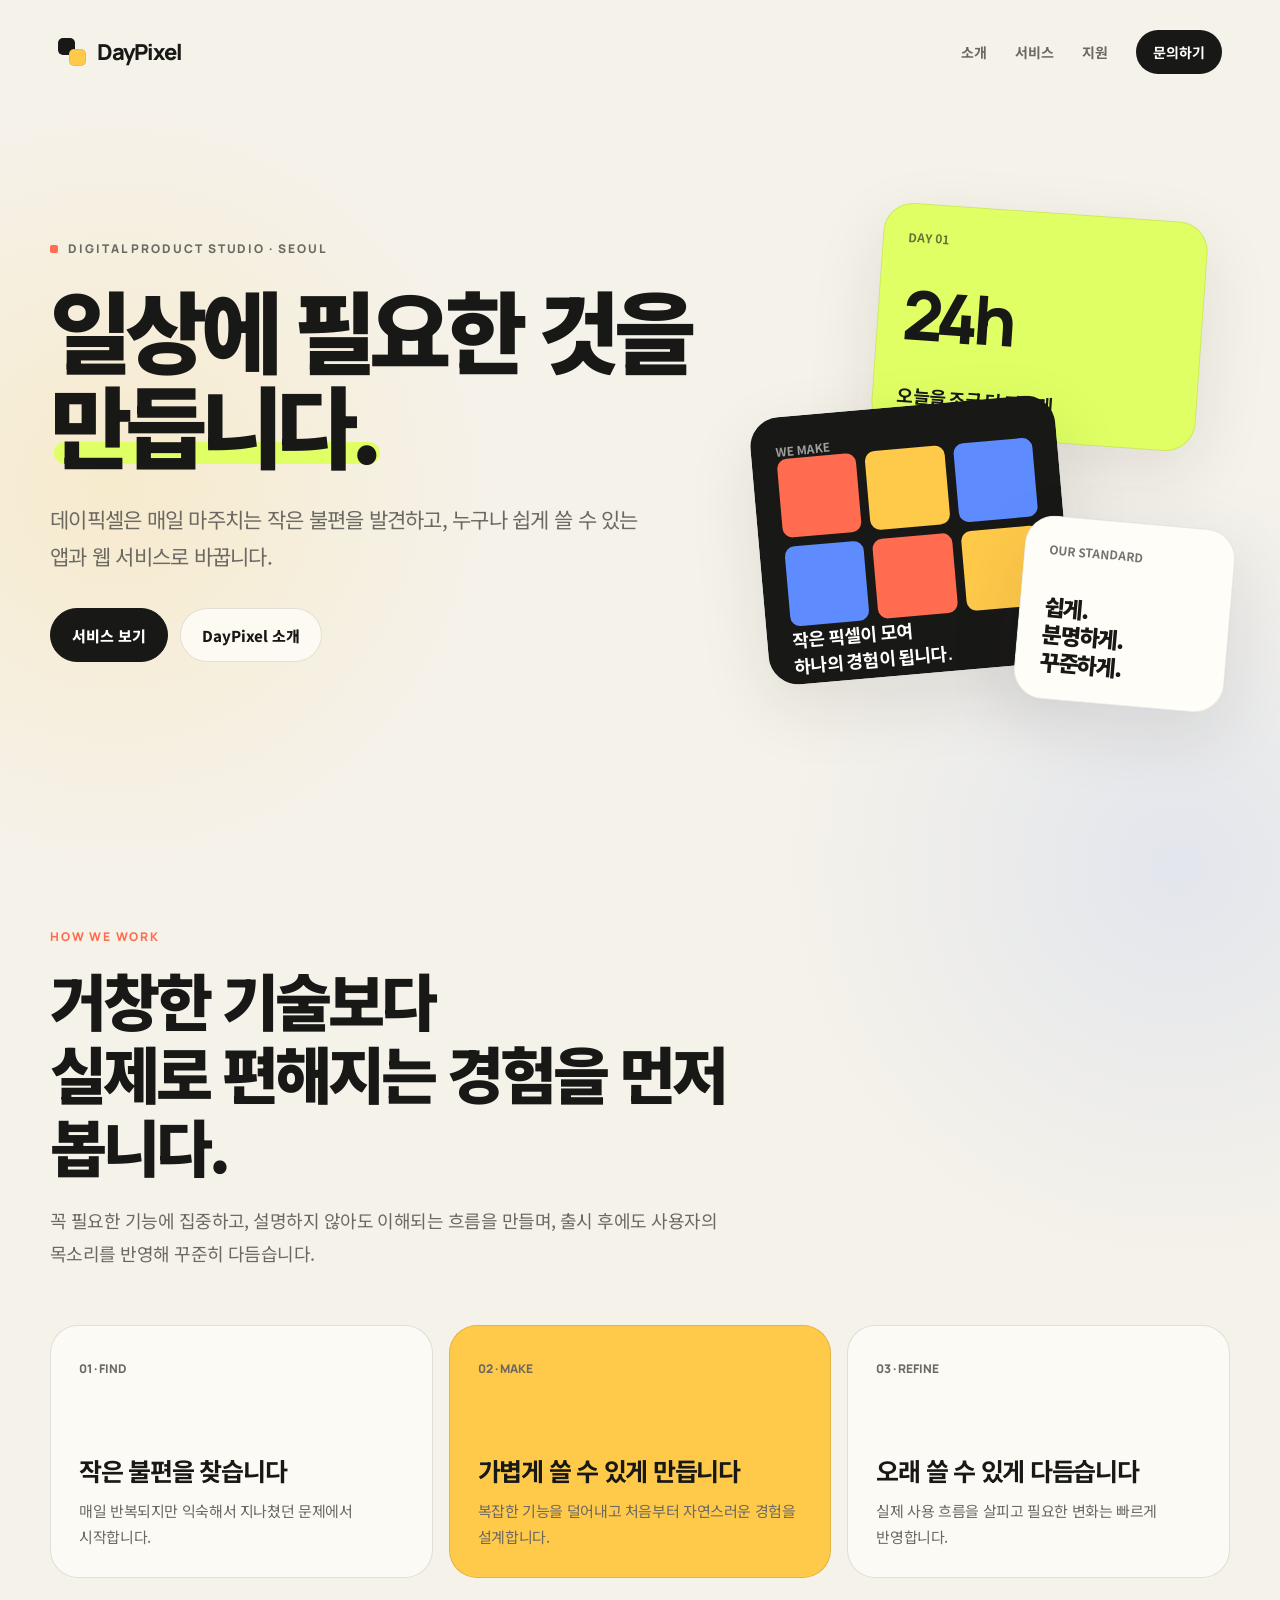
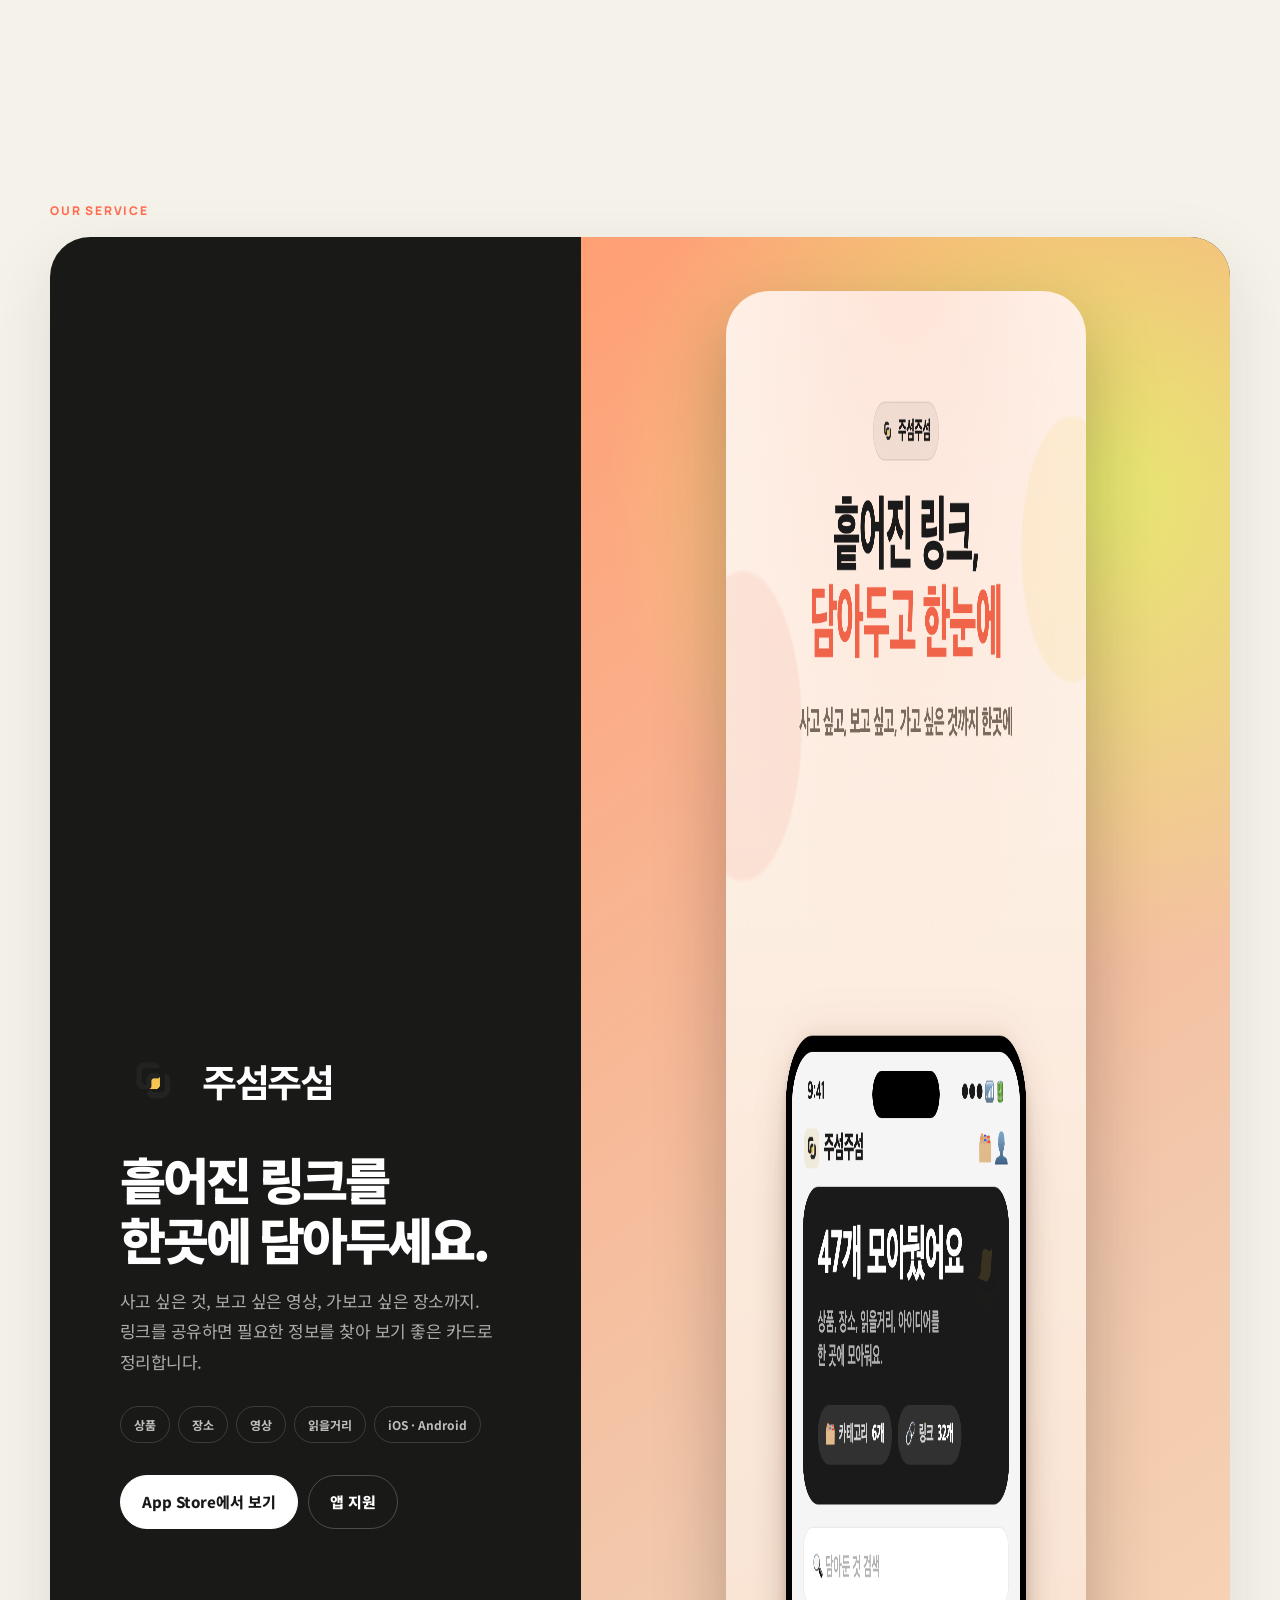
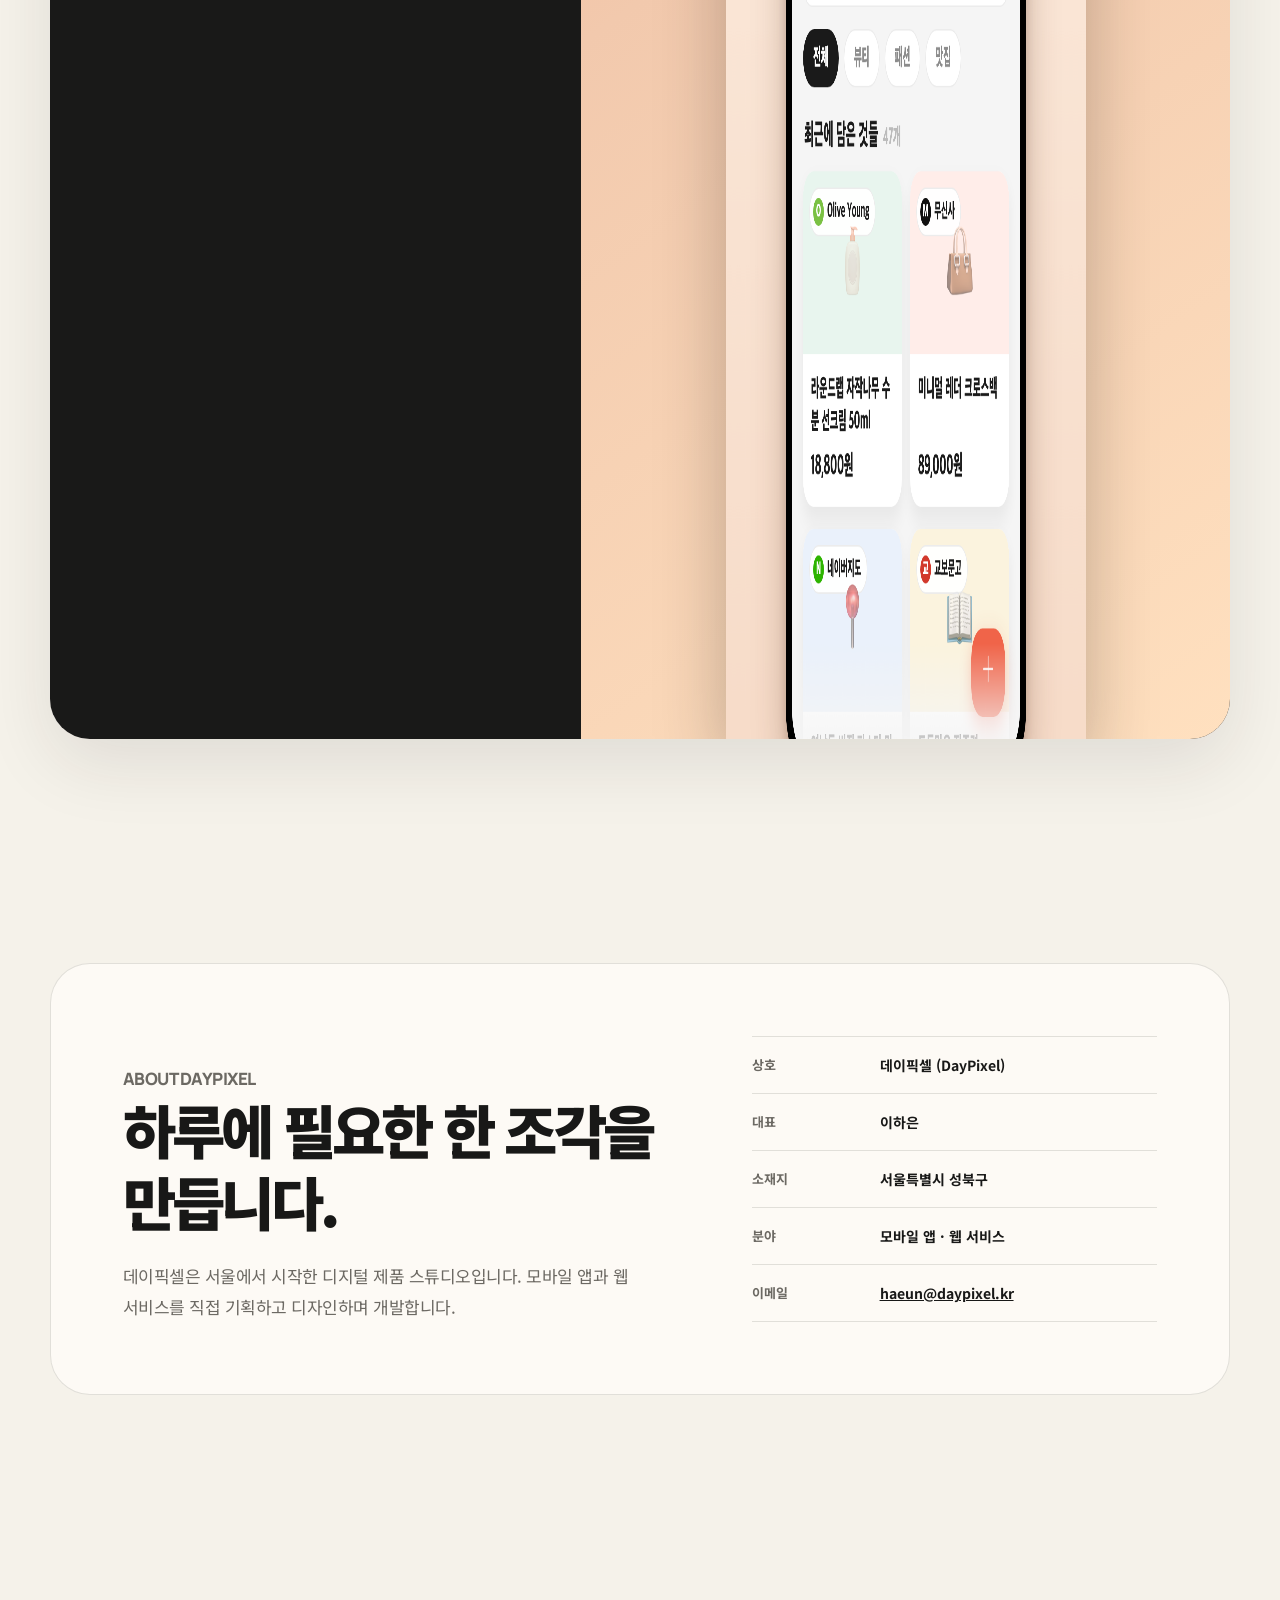
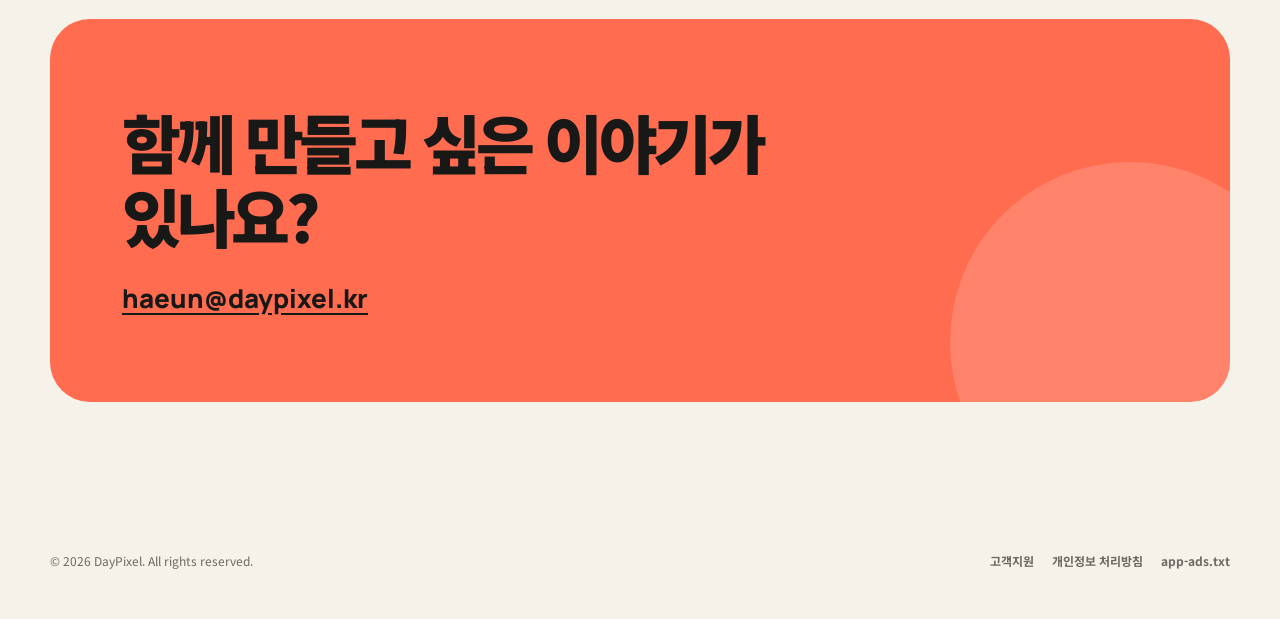
<file: index.html>
<!DOCTYPE html>
<html lang="ko">
  <head>
    <meta charset="utf-8">
    <meta name="viewport" content="width=device-width, initial-scale=1">
    <title>DayPixel — 일상에 필요한 것을 만듭니다</title>
    <meta
      name="description"
      content="데이픽셀은 일상의 작은 불편을 발견하고, 오래 쓰고 싶은 앱과 웹 서비스를 만듭니다."
    >
    <meta name="theme-color" content="#f5f2ea">
    <link rel="canonical" href="https://daypixel.kr/">
    <link rel="stylesheet" href="styles.css">
    <meta property="og:type" content="website">
    <meta property="og:locale" content="ko_KR">
    <meta property="og:title" content="DayPixel — 일상에 필요한 것을 만듭니다">
    <meta
      property="og:description"
      content="일상의 작은 불편을 더 단순하고 좋은 경험으로 바꾸는 디지털 제품 스튜디오."
    >
    <meta property="og:url" content="https://daypixel.kr/">
    <script type="application/ld+json">
      {
        "@context": "https://schema.org",
        "@type": "Organization",
        "name": "DayPixel",
        "alternateName": "데이픽셀",
        "url": "https://daypixel.kr/",
        "email": "haeun@daypixel.kr",
        "foundingDate": "2026",
        "address": {
          "@type": "PostalAddress",
          "addressLocality": "Seoul",
          "addressRegion": "Seongbuk-gu",
          "addressCountry": "KR"
        }
      }
    </script>
  </head>
  <body>
    <header class="site-header">
      <div class="shell header-inner">
        <a class="brand" href="/" aria-label="DayPixel 홈">
          <span class="brand-mark" aria-hidden="true"></span>
          <span class="brand-name">DayPixel</span>
        </a>
        <nav class="site-nav" aria-label="주요 메뉴">
          <a href="#about">소개</a>
          <a href="#service">서비스</a>
          <a href="support.html">지원</a>
          <a class="nav-pill" href="mailto:haeun@daypixel.kr">문의하기</a>
        </nav>
      </div>
    </header>

    <main>
      <section class="shell hero" aria-labelledby="hero-title">
        <div>
          <p class="eyebrow">Digital product studio · Seoul</p>
          <h1 id="hero-title">
            일상에 필요한 것을<br>
            <span class="accent">만듭니다.</span>
          </h1>
          <p class="hero-copy">
            데이픽셀은 매일 마주치는 작은 불편을 발견하고, 누구나 쉽게 쓸 수 있는
            앱과 웹 서비스로 바꿉니다.
          </p>
          <div class="button-row">
            <a class="button primary" href="#service">서비스 보기</a>
            <a class="button" href="#about">DayPixel 소개</a>
          </div>
        </div>

        <div class="hero-art" aria-hidden="true">
          <article class="pixel-card card-today">
            <small>DAY 01</small>
            <span class="big-number">24h</span>
            <strong>오늘을 조금 더 편하게</strong>
          </article>
          <article class="pixel-card card-make">
            <small>WE MAKE</small>
            <div class="grid">
              <span></span><span></span><span></span>
              <span></span><span></span><span></span>
            </div>
            <strong>작은 픽셀이 모여<br>하나의 경험이 됩니다.</strong>
          </article>
          <article class="pixel-card card-note">
            <small>OUR STANDARD</small>
            <p>쉽게.<br>분명하게.<br>꾸준하게.</p>
          </article>
        </div>
      </section>

      <section class="section" id="about" aria-labelledby="about-title">
        <div class="shell">
          <p class="section-label">How we work</p>
          <h2 class="section-title" id="about-title">
            거창한 기술보다<br>실제로 편해지는 경험을 먼저 봅니다.
          </h2>
          <p class="section-lead">
            꼭 필요한 기능에 집중하고, 설명하지 않아도 이해되는 흐름을 만들며,
            출시 후에도 사용자의 목소리를 반영해 꾸준히 다듬습니다.
          </p>

          <div class="principles">
            <article class="principle">
              <span class="principle-number">01 · FIND</span>
              <h3>작은 불편을 찾습니다</h3>
              <p>매일 반복되지만 익숙해서 지나쳤던 문제에서 시작합니다.</p>
            </article>
            <article class="principle">
              <span class="principle-number">02 · MAKE</span>
              <h3>가볍게 쓸 수 있게 만듭니다</h3>
              <p>복잡한 기능을 덜어내고 처음부터 자연스러운 경험을 설계합니다.</p>
            </article>
            <article class="principle">
              <span class="principle-number">03 · REFINE</span>
              <h3>오래 쓸 수 있게 다듬습니다</h3>
              <p>실제 사용 흐름을 살피고 필요한 변화는 빠르게 반영합니다.</p>
            </article>
          </div>
        </div>
      </section>

      <section class="section" id="service" aria-labelledby="service-title">
        <div class="shell">
          <p class="section-label">Our service</p>
          <div class="service-panel">
            <div class="service-copy">
              <div class="service-brand">
                <img
                  src="assets/juseomjuseom-mark.png"
                  width="66"
                  height="66"
                  alt="주섬주섬 앱 심볼"
                >
                <h3 id="service-title">주섬주섬</h3>
              </div>
              <p class="service-tagline">흩어진 링크를<br>한곳에 담아두세요.</p>
              <p class="service-description">
                사고 싶은 것, 보고 싶은 영상, 가보고 싶은 장소까지. 링크를
                공유하면 필요한 정보를 찾아 보기 좋은 카드로 정리합니다.
              </p>
              <ul class="service-meta" aria-label="지원 기능">
                <li>상품</li>
                <li>장소</li>
                <li>영상</li>
                <li>읽을거리</li>
                <li>iOS · Android</li>
              </ul>
              <div class="service-actions">
                <a
                  class="button primary"
                  href="https://apps.apple.com/kr/app/id6764675472"
                  target="_blank"
                  rel="noreferrer"
                >
                  App Store에서 보기
                </a>
                <a class="button" href="support.html">앱 지원</a>
              </div>
            </div>
            <div class="service-visual">
              <img
                src="assets/juseomjuseom-home.png"
                width="945"
                height="2048"
                loading="lazy"
                alt="주섬주섬 앱에서 저장한 링크를 카드로 정리한 화면"
              >
            </div>
          </div>
        </div>
      </section>

      <section class="section" aria-labelledby="company-title">
        <div class="shell company-panel">
          <div>
            <p class="section-label">About DayPixel</p>
            <h2 id="company-title">하루에 필요한 한 조각을 만듭니다.</h2>
            <p>
              데이픽셀은 서울에서 시작한 디지털 제품 스튜디오입니다. 모바일 앱과
              웹 서비스를 직접 기획하고 디자인하며 개발합니다.
            </p>
          </div>
          <dl class="company-facts">
            <div>
              <dt>상호</dt>
              <dd>데이픽셀 (DayPixel)</dd>
            </div>
            <div>
              <dt>대표</dt>
              <dd>이하은</dd>
            </div>
            <div>
              <dt>소재지</dt>
              <dd>서울특별시 성북구</dd>
            </div>
            <div>
              <dt>분야</dt>
              <dd>모바일 앱 · 웹 서비스</dd>
            </div>
            <div>
              <dt>이메일</dt>
              <dd><a href="mailto:haeun@daypixel.kr">haeun@daypixel.kr</a></dd>
            </div>
          </dl>
        </div>
      </section>

      <section class="section" aria-labelledby="contact-title">
        <div class="shell contact-band">
          <h2 id="contact-title">함께 만들고 싶은 이야기가 있나요?</h2>
          <a href="mailto:haeun@daypixel.kr">haeun@daypixel.kr</a>
        </div>
      </section>
    </main>

    <footer class="site-footer">
      <div class="shell footer-inner">
        <span>© 2026 DayPixel. All rights reserved.</span>
        <nav class="footer-links" aria-label="하단 메뉴">
          <a href="support.html">고객지원</a>
          <a href="privacy.html">개인정보 처리방침</a>
          <a href="app-ads.txt">app-ads.txt</a>
        </nav>
      </div>
    </footer>
  </body>
</html>
</file>
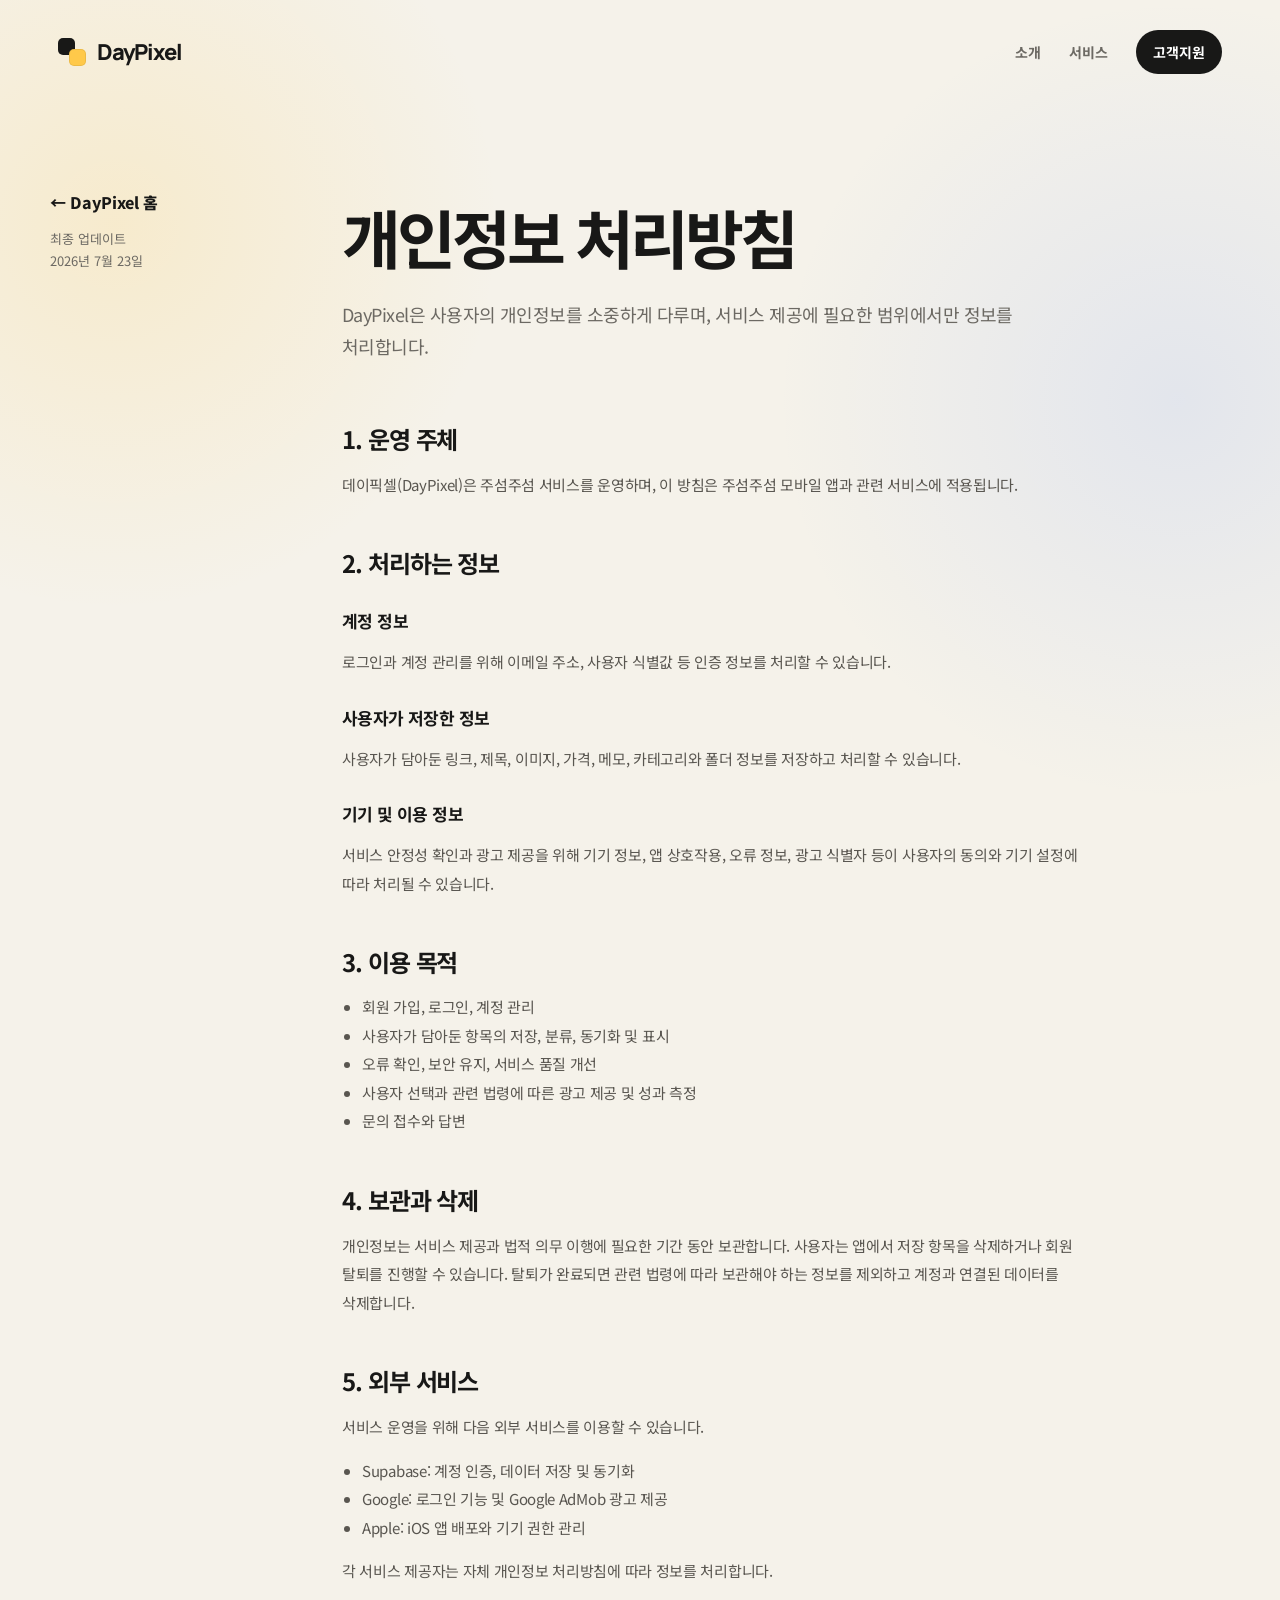
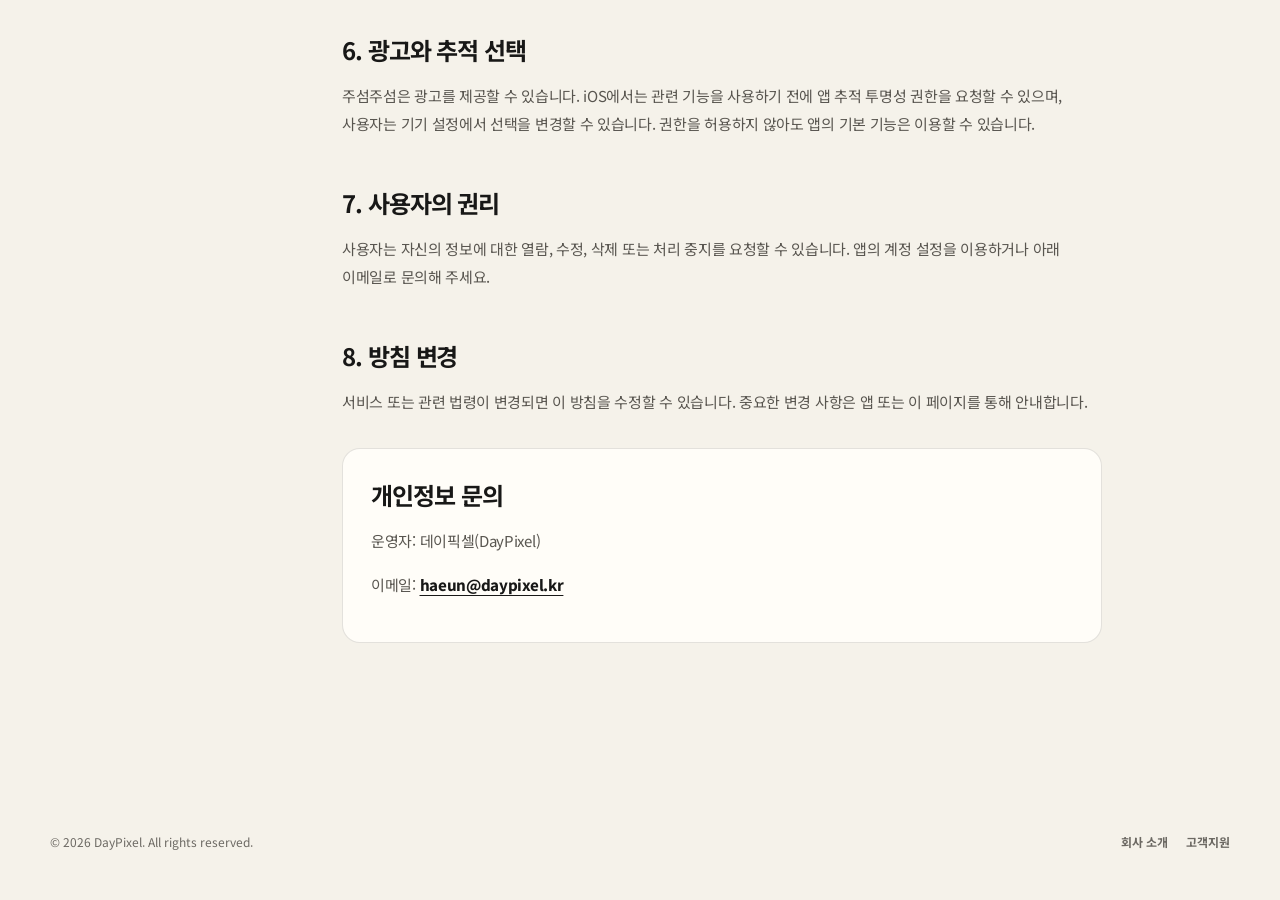
<file: privacy.html>
<!DOCTYPE html>
<html lang="ko">
  <head>
    <meta charset="utf-8">
    <meta name="viewport" content="width=device-width, initial-scale=1">
    <title>개인정보 처리방침 | DayPixel</title>
    <meta
      name="description"
      content="DayPixel의 주섬주섬 서비스 개인정보 처리방침입니다."
    >
    <meta name="theme-color" content="#f5f2ea">
    <link rel="canonical" href="https://daypixel.kr/privacy.html">
    <link rel="stylesheet" href="styles.css">
  </head>
  <body>
    <header class="site-header">
      <div class="shell header-inner">
        <a class="brand" href="/" aria-label="DayPixel 홈">
          <span class="brand-mark" aria-hidden="true"></span>
          <span class="brand-name">DayPixel</span>
        </a>
        <nav class="site-nav" aria-label="주요 메뉴">
          <a href="/#about">소개</a>
          <a href="/#service">서비스</a>
          <a class="nav-pill" href="support.html">고객지원</a>
        </nav>
      </div>
    </header>

    <main class="shell legal-layout">
      <aside class="legal-side">
        <a href="/">← DayPixel 홈</a>
        <p>최종 업데이트<br>2026년 7월 23일</p>
      </aside>

      <article class="legal-content">
        <h1>개인정보 처리방침</h1>
        <p class="intro">
          DayPixel은 사용자의 개인정보를 소중하게 다루며, 서비스 제공에 필요한
          범위에서만 정보를 처리합니다.
        </p>

        <h2>1. 운영 주체</h2>
        <p>
          데이픽셀(DayPixel)은 주섬주섬 서비스를 운영하며, 이 방침은 주섬주섬
          모바일 앱과 관련 서비스에 적용됩니다.
        </p>

        <h2>2. 처리하는 정보</h2>
        <h3>계정 정보</h3>
        <p>로그인과 계정 관리를 위해 이메일 주소, 사용자 식별값 등 인증 정보를 처리할 수 있습니다.</p>
        <h3>사용자가 저장한 정보</h3>
        <p>
          사용자가 담아둔 링크, 제목, 이미지, 가격, 메모, 카테고리와 폴더 정보를
          저장하고 처리할 수 있습니다.
        </p>
        <h3>기기 및 이용 정보</h3>
        <p>
          서비스 안정성 확인과 광고 제공을 위해 기기 정보, 앱 상호작용, 오류 정보,
          광고 식별자 등이 사용자의 동의와 기기 설정에 따라 처리될 수 있습니다.
        </p>

        <h2>3. 이용 목적</h2>
        <ul>
          <li>회원 가입, 로그인, 계정 관리</li>
          <li>사용자가 담아둔 항목의 저장, 분류, 동기화 및 표시</li>
          <li>오류 확인, 보안 유지, 서비스 품질 개선</li>
          <li>사용자 선택과 관련 법령에 따른 광고 제공 및 성과 측정</li>
          <li>문의 접수와 답변</li>
        </ul>

        <h2>4. 보관과 삭제</h2>
        <p>
          개인정보는 서비스 제공과 법적 의무 이행에 필요한 기간 동안 보관합니다.
          사용자는 앱에서 저장 항목을 삭제하거나 회원 탈퇴를 진행할 수 있습니다.
          탈퇴가 완료되면 관련 법령에 따라 보관해야 하는 정보를 제외하고 계정과
          연결된 데이터를 삭제합니다.
        </p>

        <h2>5. 외부 서비스</h2>
        <p>서비스 운영을 위해 다음 외부 서비스를 이용할 수 있습니다.</p>
        <ul>
          <li>Supabase: 계정 인증, 데이터 저장 및 동기화</li>
          <li>Google: 로그인 기능 및 Google AdMob 광고 제공</li>
          <li>Apple: iOS 앱 배포와 기기 권한 관리</li>
        </ul>
        <p>각 서비스 제공자는 자체 개인정보 처리방침에 따라 정보를 처리합니다.</p>

        <h2>6. 광고와 추적 선택</h2>
        <p>
          주섬주섬은 광고를 제공할 수 있습니다. iOS에서는 관련 기능을 사용하기 전에
          앱 추적 투명성 권한을 요청할 수 있으며, 사용자는 기기 설정에서 선택을
          변경할 수 있습니다. 권한을 허용하지 않아도 앱의 기본 기능은 이용할 수
          있습니다.
        </p>

        <h2>7. 사용자의 권리</h2>
        <p>
          사용자는 자신의 정보에 대한 열람, 수정, 삭제 또는 처리 중지를 요청할 수
          있습니다. 앱의 계정 설정을 이용하거나 아래 이메일로 문의해 주세요.
        </p>

        <h2>8. 방침 변경</h2>
        <p>
          서비스 또는 관련 법령이 변경되면 이 방침을 수정할 수 있습니다. 중요한
          변경 사항은 앱 또는 이 페이지를 통해 안내합니다.
        </p>

        <section class="info-card" aria-labelledby="privacy-contact">
          <h2 id="privacy-contact">개인정보 문의</h2>
          <p>운영자: 데이픽셀(DayPixel)</p>
          <p>이메일: <a href="mailto:haeun@daypixel.kr">haeun@daypixel.kr</a></p>
        </section>
      </article>
    </main>

    <footer class="site-footer">
      <div class="shell footer-inner">
        <span>© 2026 DayPixel. All rights reserved.</span>
        <nav class="footer-links" aria-label="하단 메뉴">
          <a href="/">회사 소개</a>
          <a href="support.html">고객지원</a>
        </nav>
      </div>
    </footer>
  </body>
</html>
</file>
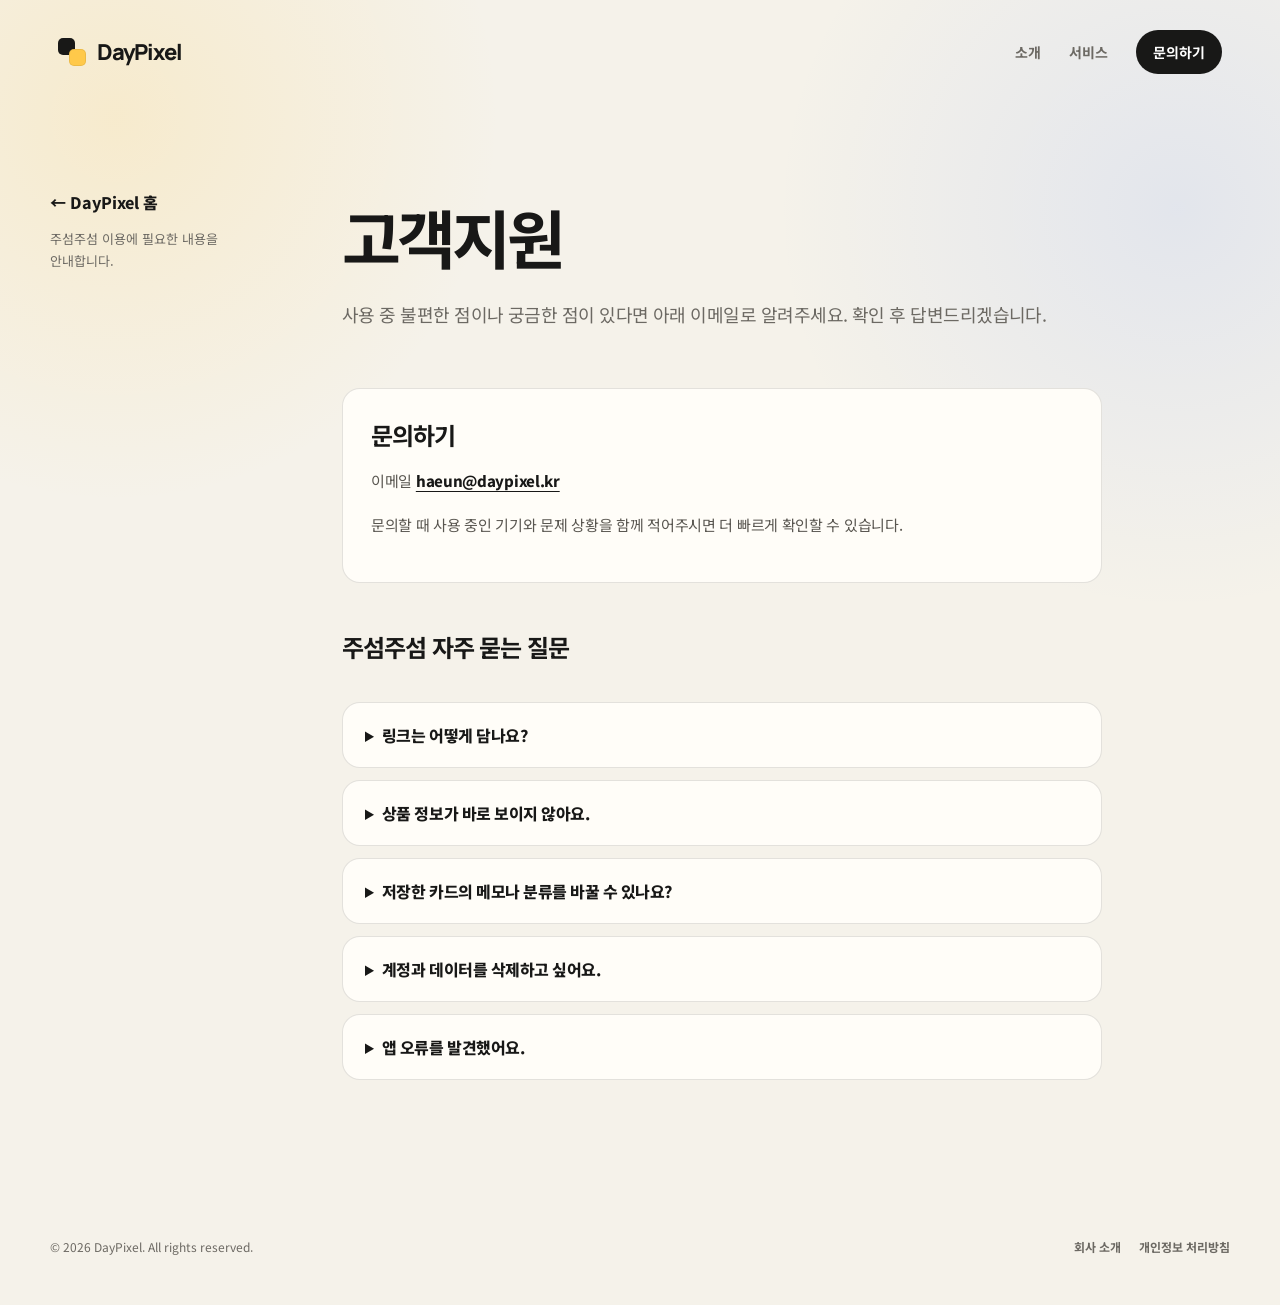
<file: support.html>
<!DOCTYPE html>
<html lang="ko">
  <head>
    <meta charset="utf-8">
    <meta name="viewport" content="width=device-width, initial-scale=1">
    <title>고객지원 | DayPixel</title>
    <meta
      name="description"
      content="DayPixel이 운영하는 주섬주섬 앱의 이용 안내와 문의 방법을 확인하세요."
    >
    <meta name="theme-color" content="#f5f2ea">
    <link rel="canonical" href="https://daypixel.kr/support.html">
    <link rel="stylesheet" href="styles.css">
  </head>
  <body>
    <header class="site-header">
      <div class="shell header-inner">
        <a class="brand" href="/" aria-label="DayPixel 홈">
          <span class="brand-mark" aria-hidden="true"></span>
          <span class="brand-name">DayPixel</span>
        </a>
        <nav class="site-nav" aria-label="주요 메뉴">
          <a href="/#about">소개</a>
          <a href="/#service">서비스</a>
          <a class="nav-pill" href="mailto:haeun@daypixel.kr">문의하기</a>
        </nav>
      </div>
    </header>

    <main class="shell legal-layout">
      <aside class="legal-side">
        <a href="/">← DayPixel 홈</a>
        <p>주섬주섬 이용에 필요한 내용을 안내합니다.</p>
      </aside>

      <article class="legal-content">
        <h1>고객지원</h1>
        <p class="intro">
          사용 중 불편한 점이나 궁금한 점이 있다면 아래 이메일로 알려주세요.
          확인 후 답변드리겠습니다.
        </p>

        <section class="info-card" aria-labelledby="contact-heading">
          <h2 id="contact-heading">문의하기</h2>
          <p>
            이메일
            <a href="mailto:haeun@daypixel.kr">haeun@daypixel.kr</a>
          </p>
          <p>문의할 때 사용 중인 기기와 문제 상황을 함께 적어주시면 더 빠르게 확인할 수 있습니다.</p>
        </section>

        <h2>주섬주섬 자주 묻는 질문</h2>
        <div class="faq-list">
          <details>
            <summary>링크는 어떻게 담나요?</summary>
            <p>
              다른 앱의 공유 메뉴에서 주섬주섬을 선택하거나, 앱 안의 추가 버튼에서
              복사한 링크를 붙여넣으면 됩니다.
            </p>
          </details>
          <details>
            <summary>상품 정보가 바로 보이지 않아요.</summary>
            <p>
              웹사이트에 따라 정보를 확인하는 데 시간이 걸릴 수 있습니다. 잠시 후
              앱을 다시 열거나 새로고침해 주세요.
            </p>
          </details>
          <details>
            <summary>저장한 카드의 메모나 분류를 바꿀 수 있나요?</summary>
            <p>
              카드의 편집 메뉴에서 제목, 메모, 카테고리 등 저장된 정보를 수정할 수
              있습니다.
            </p>
          </details>
          <details>
            <summary>계정과 데이터를 삭제하고 싶어요.</summary>
            <p>
              앱의 설정 화면에서 회원 탈퇴를 진행할 수 있습니다. 탈퇴가 완료되면
              계정과 연결된 저장 데이터가 삭제됩니다.
            </p>
          </details>
          <details>
            <summary>앱 오류를 발견했어요.</summary>
            <p>
              발생한 화면, 링크, 기기 종류와 운영체제 버전을 이메일로 보내주세요.
              재현 여부를 확인하고 개선하겠습니다.
            </p>
          </details>
        </div>
      </article>
    </main>

    <footer class="site-footer">
      <div class="shell footer-inner">
        <span>© 2026 DayPixel. All rights reserved.</span>
        <nav class="footer-links" aria-label="하단 메뉴">
          <a href="/">회사 소개</a>
          <a href="privacy.html">개인정보 처리방침</a>
        </nav>
      </div>
    </footer>
  </body>
</html>
</file>
<file: styles.css>
@import url("https://fonts.googleapis.com/css2?family=Manrope:wght@500;600;700;800&family=Noto+Sans+KR:wght@400;500;600;700;800;900&display=swap");

:root {
  color-scheme: light;
  --ink: #181817;
  --muted: #6c6963;
  --paper: #f5f2ea;
  --card: #fffdf8;
  --line: rgba(24, 24, 23, 0.12);
  --lime: #dfff64;
  --coral: #ff6c50;
  --yellow: #ffc94a;
  --blue: #5e8cff;
  --radius-xl: 40px;
  --radius-lg: 28px;
  --radius-md: 18px;
  --shadow: 0 24px 70px rgba(38, 34, 25, 0.1);
}

* {
  box-sizing: border-box;
}

html {
  scroll-behavior: smooth;
}

body {
  margin: 0;
  background:
    radial-gradient(circle at 9% 9%, rgba(255, 201, 74, 0.18), transparent 24rem),
    radial-gradient(circle at 92% 16%, rgba(94, 140, 255, 0.12), transparent 25rem),
    var(--paper);
  color: var(--ink);
  font-family: "Noto Sans KR", sans-serif;
  word-break: keep-all;
}

a {
  color: inherit;
}

img {
  display: block;
  max-width: 100%;
}

.shell {
  width: min(1180px, calc(100% - 48px));
  margin: 0 auto;
}

.site-header {
  position: relative;
  z-index: 10;
  padding: 22px 0;
}

.header-inner {
  display: flex;
  align-items: center;
  justify-content: space-between;
  min-height: 60px;
  padding: 0 8px;
}

.brand {
  display: inline-flex;
  align-items: center;
  gap: 11px;
  text-decoration: none;
}

.brand-mark {
  position: relative;
  width: 28px;
  height: 28px;
}

.brand-mark::before,
.brand-mark::after {
  position: absolute;
  width: 17px;
  height: 17px;
  border-radius: 5px;
  content: "";
}

.brand-mark::before {
  top: 0;
  left: 0;
  background: var(--ink);
}

.brand-mark::after {
  right: 0;
  bottom: 0;
  background: var(--yellow);
  box-shadow: inset 0 0 0 1px rgba(24, 24, 23, 0.08);
}

.brand-name {
  font-family: "Manrope", "Noto Sans KR", sans-serif;
  font-size: 22px;
  font-weight: 800;
  letter-spacing: -0.055em;
}

.site-nav {
  display: flex;
  align-items: center;
  gap: 28px;
}

.site-nav a {
  color: var(--muted);
  font-size: 14px;
  font-weight: 700;
  text-decoration: none;
}

.site-nav a:hover,
.site-nav a:focus-visible {
  color: var(--ink);
}

.site-nav .nav-pill {
  padding: 12px 17px;
  border-radius: 999px;
  background: var(--ink);
  color: white;
}

.hero {
  display: grid;
  grid-template-columns: minmax(0, 1.15fr) minmax(360px, 0.85fr);
  align-items: center;
  min-height: 710px;
  gap: 54px;
  padding: 84px 0 108px;
}

.eyebrow {
  display: inline-flex;
  align-items: center;
  gap: 10px;
  margin: 0 0 24px;
  color: var(--muted);
  font-family: "Manrope", sans-serif;
  font-size: 12px;
  font-weight: 800;
  letter-spacing: 0.16em;
  text-transform: uppercase;
}

.eyebrow::before {
  width: 8px;
  height: 8px;
  border-radius: 2px;
  background: var(--coral);
  content: "";
}

.hero h1 {
  max-width: 780px;
  margin: 0;
  font-size: clamp(54px, 7vw, 92px);
  font-weight: 900;
  line-height: 1.06;
  letter-spacing: -0.075em;
}

.hero h1 .accent {
  position: relative;
  display: inline-block;
  z-index: 0;
}

.hero h1 .accent::after {
  position: absolute;
  z-index: -1;
  right: -0.04em;
  bottom: 0.08em;
  left: 0.04em;
  height: 0.24em;
  border-radius: 999px;
  background: var(--lime);
  content: "";
}

.hero-copy {
  max-width: 620px;
  margin: 30px 0 0;
  color: var(--muted);
  font-size: clamp(17px, 2vw, 21px);
  line-height: 1.75;
  letter-spacing: -0.035em;
}

.button-row {
  display: flex;
  flex-wrap: wrap;
  gap: 12px;
  margin-top: 34px;
}

.button {
  display: inline-flex;
  align-items: center;
  justify-content: center;
  min-height: 54px;
  padding: 0 21px;
  border: 1px solid var(--line);
  border-radius: 999px;
  background: rgba(255, 253, 248, 0.8);
  font-size: 15px;
  font-weight: 800;
  text-decoration: none;
  transition:
    transform 180ms ease,
    box-shadow 180ms ease;
}

.button:hover {
  transform: translateY(-2px);
  box-shadow: 0 12px 28px rgba(38, 34, 25, 0.1);
}

.button.primary {
  border-color: var(--ink);
  background: var(--ink);
  color: white;
}

.hero-art {
  position: relative;
  min-height: 520px;
}

.pixel-card {
  position: absolute;
  display: flex;
  flex-direction: column;
  justify-content: space-between;
  overflow: hidden;
  padding: 24px;
  border: 1px solid rgba(24, 24, 23, 0.09);
  border-radius: 30px;
  box-shadow: var(--shadow);
}

.pixel-card strong {
  font-family: "Manrope", "Noto Sans KR", sans-serif;
  font-size: 18px;
  letter-spacing: -0.04em;
}

.pixel-card small {
  color: rgba(24, 24, 23, 0.6);
  font-size: 12px;
  font-weight: 700;
}

.card-today {
  top: 24px;
  right: 28px;
  width: 68%;
  height: 230px;
  background: var(--lime);
  transform: rotate(4deg);
  animation: float-card 6s ease-in-out infinite;
}

.card-today .big-number {
  font-family: "Manrope", sans-serif;
  font-size: 68px;
  font-weight: 800;
  line-height: 1;
  letter-spacing: -0.08em;
}

.card-make {
  bottom: 34px;
  left: 8px;
  width: 64%;
  height: 268px;
  background: var(--ink);
  color: white;
  transform: rotate(-5deg);
  animation: float-card 7s ease-in-out 800ms infinite reverse;
}

.card-make small {
  color: rgba(255, 255, 255, 0.58);
}

.card-make .grid {
  display: grid;
  grid-template-columns: repeat(3, 1fr);
  gap: 9px;
}

.card-make .grid span {
  aspect-ratio: 1;
  border-radius: 10px;
  background: var(--coral);
}

.card-make .grid span:nth-child(2),
.card-make .grid span:nth-child(6) {
  background: var(--yellow);
}

.card-make .grid span:nth-child(3),
.card-make .grid span:nth-child(4) {
  background: var(--blue);
}

.card-note {
  right: 0;
  bottom: 2px;
  width: 44%;
  height: 184px;
  background: var(--card);
  transform: rotate(5deg);
  animation: float-card 5.5s ease-in-out 1.2s infinite;
}

.card-note p {
  margin: 0;
  font-size: 22px;
  font-weight: 900;
  line-height: 1.25;
  letter-spacing: -0.055em;
}

@keyframes float-card {
  0%,
  100% {
    translate: 0 0;
  }
  50% {
    translate: 0 -10px;
  }
}

.section {
  padding: 112px 0;
}

.section-label {
  margin: 0 0 18px;
  color: var(--coral);
  font-family: "Manrope", sans-serif;
  font-size: 12px;
  font-weight: 800;
  letter-spacing: 0.15em;
  text-transform: uppercase;
}

.section-title {
  max-width: 840px;
  margin: 0;
  font-size: clamp(36px, 5vw, 62px);
  font-weight: 900;
  line-height: 1.18;
  letter-spacing: -0.065em;
}

.section-lead {
  max-width: 680px;
  margin: 22px 0 0;
  color: var(--muted);
  font-size: 18px;
  line-height: 1.8;
  letter-spacing: -0.03em;
}

.principles {
  display: grid;
  grid-template-columns: repeat(3, 1fr);
  gap: 16px;
  margin-top: 56px;
}

.principle {
  min-height: 250px;
  padding: 28px;
  border: 1px solid var(--line);
  border-radius: var(--radius-lg);
  background: rgba(255, 253, 248, 0.72);
}

.principle:nth-child(2) {
  background: var(--yellow);
}

.principle-number {
  color: var(--muted);
  font-family: "Manrope", sans-serif;
  font-size: 12px;
  font-weight: 800;
}

.principle h3 {
  margin: 74px 0 10px;
  font-size: 25px;
  letter-spacing: -0.05em;
}

.principle p {
  margin: 0;
  color: var(--muted);
  font-size: 15px;
  line-height: 1.7;
  letter-spacing: -0.025em;
}

.service-panel {
  display: grid;
  grid-template-columns: minmax(0, 0.9fr) minmax(420px, 1.1fr);
  min-height: 720px;
  overflow: hidden;
  border-radius: var(--radius-xl);
  background: #191918;
  color: white;
  box-shadow: var(--shadow);
}

.service-copy {
  display: flex;
  flex-direction: column;
  justify-content: center;
  padding: 70px;
}

.service-brand {
  display: flex;
  align-items: center;
  gap: 16px;
}

.service-brand img {
  width: 66px;
  height: 66px;
  object-fit: contain;
}

.service-brand h3 {
  margin: 0;
  font-size: 38px;
  letter-spacing: -0.06em;
}

.service-tagline {
  margin: 34px 0 18px;
  font-size: clamp(32px, 4vw, 50px);
  font-weight: 900;
  line-height: 1.2;
  letter-spacing: -0.065em;
}

.service-description {
  margin: 0;
  color: rgba(255, 255, 255, 0.64);
  font-size: 17px;
  line-height: 1.8;
  letter-spacing: -0.03em;
}

.service-meta {
  display: flex;
  flex-wrap: wrap;
  gap: 8px;
  margin-top: 28px;
  margin-bottom: 0;
  padding: 0;
  list-style: none;
}

.service-meta li {
  padding: 9px 13px;
  border: 1px solid rgba(255, 255, 255, 0.15);
  border-radius: 999px;
  color: rgba(255, 255, 255, 0.72);
  font-size: 12px;
  font-weight: 700;
}

.service-actions {
  display: flex;
  flex-wrap: wrap;
  gap: 10px;
  margin-top: 32px;
}

.service-actions .button {
  border-color: rgba(255, 255, 255, 0.22);
  background: transparent;
  color: white;
}

.service-actions .button.primary {
  border-color: white;
  background: white;
  color: var(--ink);
}

.service-visual {
  display: grid;
  place-items: end center;
  overflow: hidden;
  padding: 54px 48px 0;
  background:
    radial-gradient(circle at 78% 12%, rgba(223, 255, 100, 0.72), transparent 25%),
    linear-gradient(145deg, #ff9f74 0%, #f2c9ad 55%, #ffe0bf 100%);
}

.service-visual img {
  width: min(360px, 86%);
  border-radius: 44px 44px 0 0;
  box-shadow: 0 30px 70px rgba(35, 24, 20, 0.28);
}

.company-panel {
  display: grid;
  grid-template-columns: 1.15fr 0.85fr;
  gap: 80px;
  align-items: end;
  padding: 72px;
  border: 1px solid var(--line);
  border-radius: var(--radius-xl);
  background: rgba(255, 253, 248, 0.78);
}

.company-panel h2 {
  max-width: 660px;
  margin: 0;
  font-size: clamp(36px, 5vw, 58px);
  font-weight: 900;
  line-height: 1.23;
  letter-spacing: -0.065em;
}

.company-panel p {
  max-width: 620px;
  margin: 24px 0 0;
  color: var(--muted);
  font-size: 17px;
  line-height: 1.8;
  letter-spacing: -0.03em;
}

.company-facts {
  margin: 0;
}

.company-facts div {
  display: grid;
  grid-template-columns: 110px 1fr;
  gap: 18px;
  padding: 18px 0;
  border-bottom: 1px solid var(--line);
}

.company-facts div:first-child {
  border-top: 1px solid var(--line);
}

.company-facts dt {
  color: var(--muted);
  font-size: 13px;
  font-weight: 700;
}

.company-facts dd {
  margin: 0;
  font-size: 14px;
  font-weight: 700;
}

.contact-band {
  position: relative;
  overflow: hidden;
  padding: 86px 72px;
  border-radius: var(--radius-xl);
  background: var(--coral);
}

.contact-band::after {
  position: absolute;
  right: -80px;
  bottom: -120px;
  width: 360px;
  height: 360px;
  border-radius: 50%;
  background: rgba(255, 255, 255, 0.15);
  content: "";
}

.contact-band h2 {
  position: relative;
  z-index: 1;
  max-width: 730px;
  margin: 0;
  font-size: clamp(38px, 5vw, 66px);
  font-weight: 900;
  line-height: 1.15;
  letter-spacing: -0.07em;
}

.contact-band a {
  position: relative;
  z-index: 1;
  display: inline-block;
  margin-top: 28px;
  font-family: "Manrope", sans-serif;
  font-size: clamp(18px, 2.6vw, 26px);
  font-weight: 800;
  text-underline-offset: 5px;
}

.site-footer {
  padding: 38px 0 50px;
}

.footer-inner {
  display: flex;
  align-items: center;
  justify-content: space-between;
  gap: 24px;
  color: var(--muted);
  font-size: 12px;
}

.footer-links {
  display: flex;
  flex-wrap: wrap;
  gap: 18px;
}

.footer-links a {
  font-weight: 700;
  text-decoration: none;
}

.legal-layout {
  display: grid;
  grid-template-columns: 220px minmax(0, 760px);
  gap: 72px;
  padding: 86px 0 120px;
}

.legal-side {
  position: sticky;
  top: 32px;
  align-self: start;
}

.legal-side p {
  margin: 14px 0 0;
  color: var(--muted);
  font-size: 13px;
  line-height: 1.7;
}

.legal-side a {
  font-weight: 800;
  text-decoration: none;
}

.legal-content h1 {
  margin: 0 0 16px;
  font-size: clamp(42px, 6vw, 64px);
  letter-spacing: -0.065em;
}

.legal-content .intro {
  margin: 0 0 58px;
  color: var(--muted);
  font-size: 18px;
  line-height: 1.8;
  letter-spacing: -0.03em;
}

.legal-content h2 {
  margin: 46px 0 14px;
  font-size: 24px;
  letter-spacing: -0.045em;
}

.legal-content h3 {
  margin: 28px 0 10px;
  font-size: 17px;
  letter-spacing: -0.035em;
}

.legal-content p,
.legal-content li {
  color: #595650;
  font-size: 15px;
  line-height: 1.9;
  letter-spacing: -0.02em;
}

.legal-content ul {
  margin: 12px 0;
  padding-left: 20px;
}

.info-card {
  margin: 32px 0;
  padding: 28px;
  border: 1px solid var(--line);
  border-radius: var(--radius-md);
  background: var(--card);
}

.info-card h2,
.info-card h3 {
  margin-top: 0;
}

.info-card a {
  color: var(--ink);
  font-weight: 800;
  text-underline-offset: 4px;
}

.faq-list {
  display: grid;
  gap: 12px;
  margin-top: 38px;
}

.faq-list details {
  padding: 0 22px;
  border: 1px solid var(--line);
  border-radius: var(--radius-md);
  background: var(--card);
}

.faq-list summary {
  padding: 20px 0;
  cursor: pointer;
  font-size: 16px;
  font-weight: 800;
  letter-spacing: -0.03em;
}

.faq-list details p {
  margin: 0;
  padding: 0 0 22px;
}

@media (max-width: 900px) {
  .hero {
    grid-template-columns: 1fr;
    min-height: auto;
    gap: 30px;
    padding: 64px 0 90px;
  }

  .hero-art {
    width: min(520px, 100%);
    min-height: 460px;
    margin: 0 auto;
  }

  .principles {
    grid-template-columns: 1fr;
  }

  .principle {
    min-height: auto;
  }

  .principle h3 {
    margin-top: 42px;
  }

  .service-panel,
  .company-panel {
    grid-template-columns: 1fr;
  }

  .service-copy,
  .company-panel {
    padding: 50px 38px;
  }

  .service-visual {
    min-height: 580px;
  }

  .legal-layout {
    grid-template-columns: 1fr;
    gap: 38px;
  }

  .legal-side {
    position: static;
  }
}

@media (max-width: 640px) {
  .shell {
    width: min(100% - 28px, 1180px);
  }

  .site-header {
    padding: 12px 0;
  }

  .site-nav {
    gap: 12px;
  }

  .site-nav a:not(.nav-pill) {
    display: none;
  }

  .site-nav .nav-pill {
    padding: 10px 14px;
  }

  .hero h1 {
    font-size: 48px;
  }

  .hero-art {
    min-height: 390px;
  }

  .pixel-card {
    padding: 18px;
    border-radius: 23px;
  }

  .card-today {
    right: 12px;
    height: 180px;
  }

  .card-today .big-number {
    font-size: 54px;
  }

  .card-make {
    height: 220px;
  }

  .card-note {
    height: 150px;
  }

  .card-note p {
    font-size: 18px;
  }

  .section {
    padding: 82px 0;
  }

  .service-panel {
    border-radius: 28px;
  }

  .service-copy,
  .company-panel {
    padding: 38px 24px;
  }

  .service-brand img {
    width: 54px;
    height: 54px;
  }

  .service-brand h3 {
    font-size: 32px;
  }

  .service-visual {
    min-height: 490px;
    padding: 38px 20px 0;
  }

  .company-panel {
    gap: 42px;
    border-radius: 28px;
  }

  .company-facts div {
    grid-template-columns: 90px 1fr;
  }

  .contact-band {
    padding: 56px 26px;
    border-radius: 28px;
  }

  .footer-inner {
    align-items: flex-start;
    flex-direction: column;
  }

  .legal-layout {
    padding: 56px 0 90px;
  }
}

@media (prefers-reduced-motion: reduce) {
  html {
    scroll-behavior: auto;
  }

  *,
  *::before,
  *::after {
    animation-duration: 0.01ms !important;
    animation-iteration-count: 1 !important;
    transition-duration: 0.01ms !important;
  }
}
</file>
